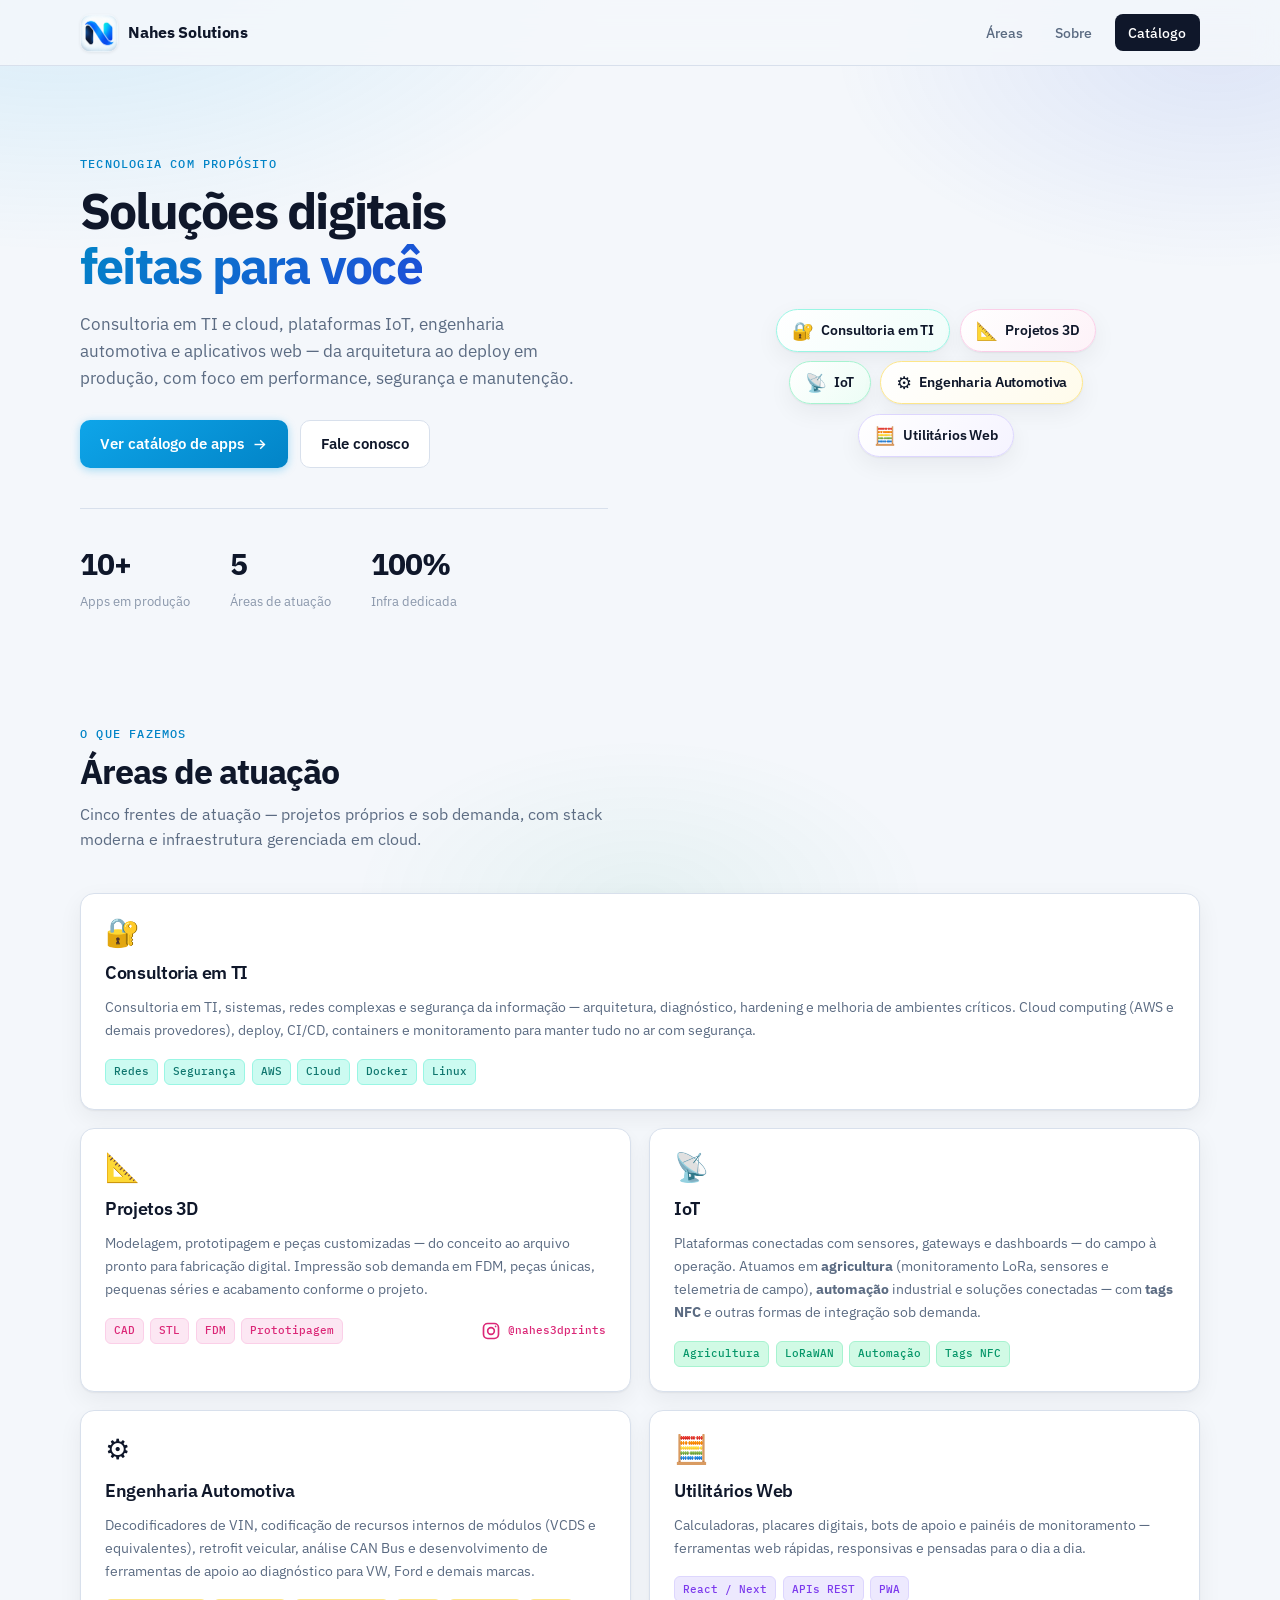
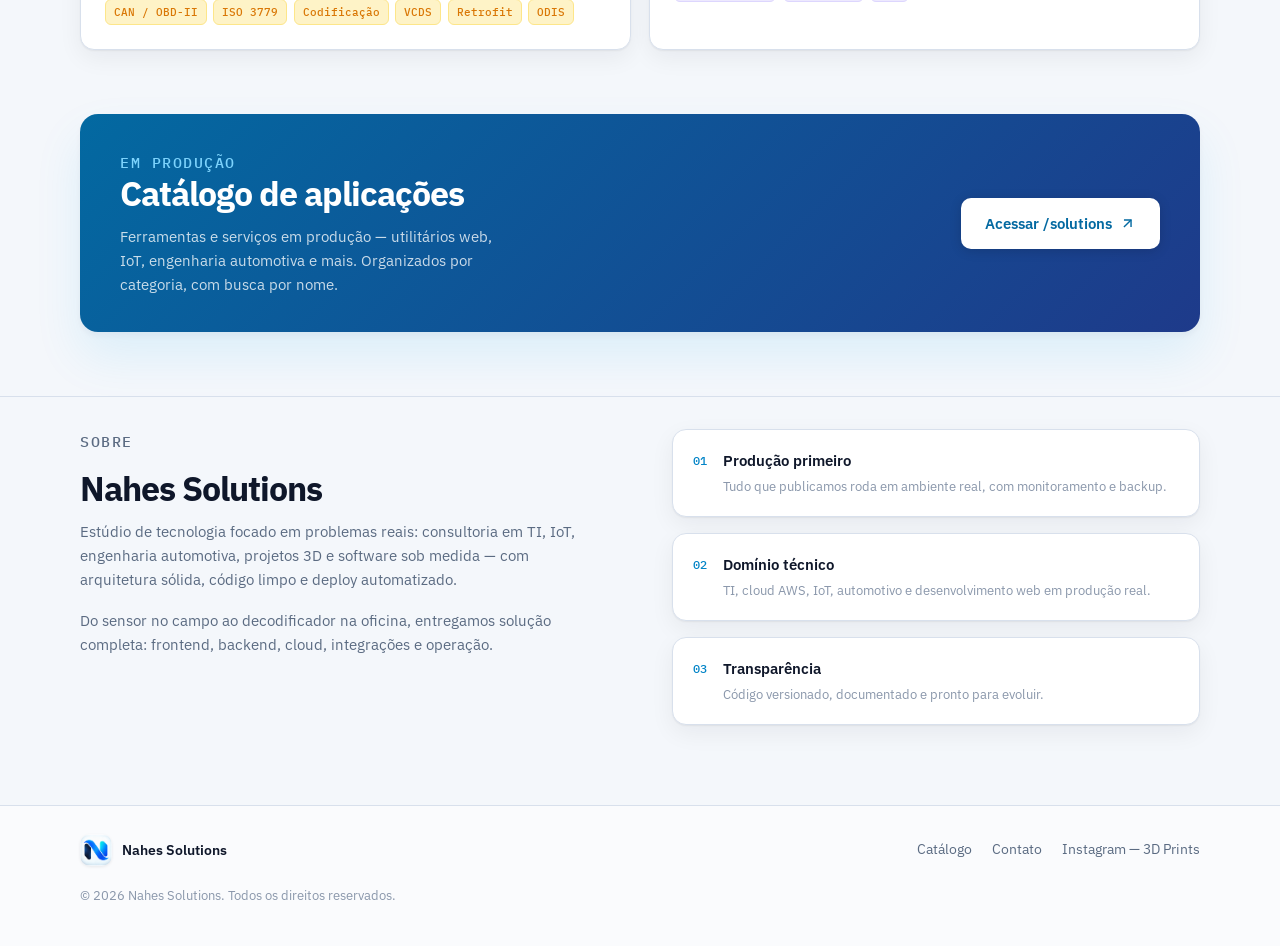
<file: index.html>
<!DOCTYPE html>
<html lang="pt-BR">
<head>
  <meta charset="UTF-8">
  <meta name="viewport" content="width=device-width, initial-scale=1.0">
  <title>Nahes Solutions — TI, IoT, Projetos 3D e Engenharia Automotiva</title>
  <meta name="description" content="Consultoria em TI, IoT, Projetos 3D e Engenharia automotiva. Desenvolvimento e operação em produção — do conceito ao deploy.">
  <meta name="keywords" content="Nahes Solutions, consultoria TI, cloud AWS, IoT, LoRaWAN, tags NFC, projetos 3D, impressão FDM, engenharia automotiva, decodificador VIN, VCDS, CAN bus, retrofit, ODIS, segurança da informação, automação industrial, desenvolvimento web">
  <meta name="author" content="Nahes Solutions">
  <meta name="robots" content="index, follow, max-image-preview:large, max-snippet:-1, max-video-preview:-1">
  <meta name="googlebot" content="index, follow">
  <meta name="theme-color" content="#0284c7">
  <link rel="canonical" href="https://www.nahes.com.br/">
  <link rel="alternate" hreflang="pt-BR" href="https://www.nahes.com.br/">

  <meta property="og:type" content="website">
  <meta property="og:site_name" content="Nahes Solutions">
  <meta property="og:title" content="Nahes Solutions — TI, IoT, Projetos 3D e Engenharia Automotiva">
  <meta property="og:description" content="Consultoria em TI, IoT, Projetos 3D e Engenharia automotiva. Desenvolvimento e operação em produção — do conceito ao deploy.">
  <meta property="og:url" content="https://www.nahes.com.br/">
  <meta property="og:locale" content="pt_BR">
  <meta property="og:image" content="https://www.nahes.com.br/assets/og-image.png">
  <meta property="og:image:width" content="1200">
  <meta property="og:image:height" content="630">
  <meta property="og:image:type" content="image/png">
  <meta property="og:image:alt" content="Nahes Solutions — TI, IoT, Projetos 3D e Engenharia Automotiva">

  <meta name="twitter:card" content="summary_large_image">
  <meta name="twitter:title" content="Nahes Solutions — TI, IoT, Projetos 3D e Engenharia Automotiva">
  <meta name="twitter:description" content="Consultoria em TI, IoT, Projetos 3D e Engenharia automotiva. Desenvolvimento e operação em produção — do conceito ao deploy.">
  <meta name="twitter:image" content="https://www.nahes.com.br/assets/og-image.png">

  <link rel="icon" href="assets/favicon.ico" sizes="any">
  <link rel="icon" href="assets/favicon.png" type="image/png">
  <link rel="apple-touch-icon" href="assets/favicon.png">
  <link rel="preconnect" href="https://fonts.googleapis.com">
  <link rel="preconnect" href="https://fonts.gstatic.com" crossorigin>
  <link href="https://fonts.googleapis.com/css2?family=IBM+Plex+Sans:wght@400;500;600;700&family=IBM+Plex+Mono:wght@400;500&display=swap" rel="stylesheet">
  <link rel="stylesheet" href="css/main.css?v=2">
  <script type="application/ld+json">
  {
    "@context": "https://schema.org",
    "@graph": [
      {
        "@type": "Organization",
        "@id": "https://www.nahes.com.br/#organization",
        "name": "Nahes Solutions",
        "url": "https://www.nahes.com.br/",
        "logo": "https://www.nahes.com.br/assets/favicon.png",
        "email": "contato@nahes.com.br",
        "description": "Consultoria em TI e cloud AWS, IoT, projetos 3D e engenharia automotiva. Desenvolvimento de aplicativos web sob medida.",
        "areaServed": {
          "@type": "Country",
          "name": "Brasil"
        },
        "knowsAbout": [
          "Consultoria em TI",
          "Cloud computing",
          "Amazon Web Services",
          "Segurança da informação",
          "IoT",
          "LoRaWAN",
          "Automação industrial",
          "Tags NFC",
          "Engenharia automotiva",
          "Decodificação VIN",
          "VCDS",
          "CAN Bus",
          "Retrofit veicular",
          "Impressão 3D",
          "Desenvolvimento web"
        ]
      },
      {
        "@type": "Brand",
        "@id": "https://www.nahes.com.br/#nahes3dprints",
        "name": "Nahes 3D Prints",
        "url": "https://www.instagram.com/nahes3dprints/",
        "sameAs": ["https://www.instagram.com/nahes3dprints/"]
      },
      {
        "@type": "WebSite",
        "@id": "https://www.nahes.com.br/#website",
        "url": "https://www.nahes.com.br/",
        "name": "Nahes Solutions",
        "publisher": { "@id": "https://www.nahes.com.br/#organization" },
        "inLanguage": "pt-BR"
      },
      {
        "@type": "ProfessionalService",
        "@id": "https://www.nahes.com.br/#service",
        "name": "Nahes Solutions",
        "url": "https://www.nahes.com.br/",
        "image": "https://www.nahes.com.br/assets/favicon.png",
        "email": "contato@nahes.com.br",
        "areaServed": {
          "@type": "Country",
          "name": "Brasil"
        },
        "priceRange": "$$",
        "description": "Consultoria em TI, redes, segurança e cloud AWS. IoT para agricultura, automação e NFC. Projetos 3D e impressão FDM. Engenharia automotiva com VIN, VCDS e CAN. Utilitários web.",
        "hasOfferCatalog": {
          "@type": "OfferCatalog",
          "name": "Áreas de atuação",
          "itemListElement": [
            {
              "@type": "Offer",
              "itemOffered": {
                "@type": "Service",
                "name": "Consultoria em TI",
                "description": "Redes, segurança da informação, cloud AWS, CI/CD, containers e monitoramento"
              }
            },
            {
              "@type": "Offer",
              "itemOffered": {
                "@type": "Service",
                "name": "Projetos 3D",
                "description": "Modelagem CAD, prototipagem e impressão sob demanda em FDM",
                "brand": { "@id": "https://www.nahes.com.br/#nahes3dprints" }
              }
            },
            {
              "@type": "Offer",
              "itemOffered": {
                "@type": "Service",
                "name": "IoT",
                "description": "Sensores, LoRaWAN, automação industrial, tags NFC e dashboards"
              }
            },
            {
              "@type": "Offer",
              "itemOffered": {
                "@type": "Service",
                "name": "Engenharia automotiva",
                "description": "VIN, codificação VCDS, CAN Bus, retrofit e ferramentas de diagnóstico"
              }
            },
            {
              "@type": "Offer",
              "itemOffered": {
                "@type": "Service",
                "name": "Utilitários web",
                "description": "Calculadoras, placares digitais, bots e painéis de monitoramento"
              }
            }
          ]
        }
      }
    ]
  }
  </script>
</head>
<body>
  <div class="bg-mesh" aria-hidden="true"></div>

  <header class="header">
    <div class="wrap header-inner">
      <a class="logo" href="/" aria-label="Nahes Solutions — início">
        <span class="logo-mark" aria-hidden="true">
          <img src="assets/favicon.png" alt="" width="38" height="38" decoding="async">
        </span>
        <span class="logo-text">Nahes Solutions</span>
      </a>
      <nav class="nav" aria-label="Principal">
        <a href="#areas">Áreas</a>
        <a href="#sobre">Sobre</a>
        <a class="nav-cta" href="/solutions/">Catálogo</a>
      </nav>
    </div>
  </header>

  <main>
    <section class="hero">
      <div class="wrap hero-grid">
        <div class="hero-content">
          <p class="kicker">Tecnologia com propósito</p>
          <h1>
            Soluções digitais<br>
            <span class="gradient-text">feitas para você</span>
          </h1>
          <p class="lead">
            Consultoria em TI e cloud, plataformas IoT, engenharia automotiva e aplicativos web —
            da arquitetura ao deploy em produção, com foco em performance, segurança e manutenção.
          </p>
          <div class="hero-actions">
            <a class="btn btn-primary" href="/solutions/">
              Ver catálogo de apps
              <svg viewBox="0 0 24 24" fill="none" stroke="currentColor" stroke-width="2" aria-hidden="true">
                <path d="M5 12h14"></path>
                <path d="M13 6l6 6-6 6"></path>
              </svg>
            </a>
            <a class="btn btn-ghost" href="mailto:contato@nahes.com.br">Fale conosco</a>
          </div>
          <dl class="stats" aria-label="Números">
            <div>
              <dt>10+</dt>
              <dd>Apps em produção</dd>
            </div>
            <div>
              <dt>5</dt>
              <dd>Áreas de atuação</dd>
            </div>
            <div>
              <dt>100%</dt>
              <dd>Infra dedicada</dd>
            </div>
          </dl>
        </div>

        <div class="hero-visual" aria-hidden="true">
          <ul class="hero-tags">
            <li class="hero-tag hero-tag--consult"><span aria-hidden="true">🔐</span> Consultoria em TI</li>
            <li class="hero-tag hero-tag--3d"><span aria-hidden="true">📐</span> Projetos 3D</li>
            <li class="hero-tag hero-tag--iot"><span aria-hidden="true">📡</span> IoT</li>
            <li class="hero-tag hero-tag--eng"><span aria-hidden="true">⚙️</span> Engenharia Automotiva</li>
            <li class="hero-tag hero-tag--util"><span aria-hidden="true">🧮</span> Utilitários Web</li>
          </ul>
        </div>
      </div>
    </section>

    <section class="areas" id="areas">
      <div class="wrap">
        <header class="section-head">
          <p class="kicker">O que fazemos</p>
          <h2>Áreas de atuação</h2>
          <p class="section-lead">
            Cinco frentes de atuação — projetos próprios e sob demanda, com stack moderna
            e infraestrutura gerenciada em cloud.
          </p>
        </header>

        <div class="areas-grid">
          <article class="area-card area-card--consult area-card--featured">
            <div class="area-icon" aria-hidden="true">🔐</div>
            <h3>Consultoria em TI</h3>
            <p>
              Consultoria em TI, sistemas, redes complexas e segurança da informação —
              arquitetura, diagnóstico, hardening e melhoria de ambientes críticos.
              Cloud computing (AWS e demais provedores), deploy, CI/CD, containers e
              monitoramento para manter tudo no ar com segurança.
            </p>
            <ul class="area-tags">
              <li>Redes</li>
              <li>Segurança</li>
              <li>AWS</li>
              <li>Cloud</li>
              <li>Docker</li>
              <li>Linux</li>
            </ul>
          </article>

          <article class="area-card area-card--3d">
            <div class="area-icon" aria-hidden="true">📐</div>
            <h3>Projetos 3D</h3>
            <p>
              Modelagem, prototipagem e peças customizadas — do conceito ao arquivo pronto
              para fabricação digital. Impressão sob demanda em FDM, peças únicas,
              pequenas séries e acabamento conforme o projeto.
            </p>
            <div class="area-tags-row">
              <ul class="area-tags">
                <li>CAD</li>
                <li>STL</li>
                <li>FDM</li>
                <li>Prototipagem</li>
              </ul>
              <a class="area-instagram" href="https://www.instagram.com/nahes3dprints/" target="_blank" rel="noopener noreferrer">
                <svg width="20" height="20" viewBox="0 0 24 24" fill="none" stroke="currentColor" stroke-width="2" aria-hidden="true">
                  <rect x="3" y="3" width="18" height="18" rx="5" ry="5"></rect>
                  <circle cx="12" cy="12" r="4"></circle>
                  <circle cx="17.5" cy="6.5" r="1" fill="currentColor" stroke="none"></circle>
                </svg>
                @nahes3dprints
              </a>
            </div>
          </article>

          <article class="area-card area-card--iot">
            <div class="area-icon" aria-hidden="true">📡</div>
            <h3>IoT</h3>
            <p>
              Plataformas conectadas com sensores, gateways e dashboards — do campo à operação.
              Atuamos em <strong>agricultura</strong> (monitoramento LoRa, sensores e telemetria de campo),
              <strong>automação</strong> industrial e soluções conectadas — com <strong>tags NFC</strong>
              e outras formas de integração sob demanda.
            </p>
            <ul class="area-tags">
              <li>Agricultura</li>
              <li>LoRaWAN</li>
              <li>Automação</li>
              <li>Tags NFC</li>
            </ul>
          </article>

          <article class="area-card area-card--eng">
            <div class="area-icon" aria-hidden="true">⚙️</div>
            <h3>Engenharia Automotiva</h3>
            <p>
              Decodificadores de VIN, codificação de recursos internos de módulos (VCDS e
              equivalentes), retrofit veicular, análise CAN Bus e desenvolvimento de
              ferramentas de apoio ao diagnóstico para VW, Ford e demais marcas.
            </p>
            <ul class="area-tags">
              <li>CAN / OBD-II</li>
              <li>ISO 3779</li>
              <li>Codificação</li>
              <li>VCDS</li>
              <li>Retrofit</li>
              <li>ODIS</li>
            </ul>
          </article>

          <article class="area-card area-card--util">
            <div class="area-icon" aria-hidden="true">🧮</div>
            <h3>Utilitários Web</h3>
            <p>
              Calculadoras, placares digitais, bots de apoio e painéis de monitoramento —
              ferramentas web rápidas, responsivas e pensadas para o dia a dia.
            </p>
            <ul class="area-tags">
              <li>React / Next</li>
              <li>APIs REST</li>
              <li>PWA</li>
            </ul>
          </article>
        </div>
      </div>
    </section>

    <section class="catalog-cta">
      <div class="wrap catalog-cta-inner">
        <div>
          <p class="kicker">Em produção</p>
          <h2>Catálogo de aplicações</h2>
          <p>
            Ferramentas e serviços em produção — utilitários web, IoT, engenharia automotiva
            e mais. Organizados por categoria, com busca por nome.
          </p>
        </div>
        <a class="btn btn-primary btn-lg" href="/solutions/">
          Acessar /solutions
          <svg viewBox="0 0 24 24" fill="none" stroke="currentColor" stroke-width="2" aria-hidden="true">
            <path d="M7 17L17 7"></path>
            <path d="M7 7h10v10"></path>
          </svg>
        </a>
      </div>
    </section>

    <section class="about" id="sobre">
      <div class="wrap about-grid">
        <div class="about-content">
          <p class="kicker">Sobre</p>
          <h2>Nahes Solutions</h2>
          <p>
            Estúdio de tecnologia focado em problemas reais: consultoria em TI, IoT,
            engenharia automotiva, projetos 3D e software sob medida — com arquitetura
            sólida, código limpo e deploy automatizado.
          </p>
          <p>
            Do sensor no campo ao decodificador na oficina, entregamos solução completa:
            frontend, backend, cloud, integrações e operação.
          </p>
        </div>
        <aside class="about-aside">
          <div class="principle">
            <span class="principle-num">01</span>
            <div>
              <h3>Produção primeiro</h3>
              <p>Tudo que publicamos roda em ambiente real, com monitoramento e backup.</p>
            </div>
          </div>
          <div class="principle">
            <span class="principle-num">02</span>
            <div>
              <h3>Domínio técnico</h3>
              <p>TI, cloud AWS, IoT, automotivo e desenvolvimento web em produção real.</p>
            </div>
          </div>
          <div class="principle">
            <span class="principle-num">03</span>
            <div>
              <h3>Transparência</h3>
              <p>Código versionado, documentado e pronto para evoluir.</p>
            </div>
          </div>
        </aside>
      </div>
    </section>
  </main>

  <footer class="footer">
    <div class="wrap footer-inner">
      <div class="footer-brand">
        <span class="logo-mark logo-mark--sm" aria-hidden="true">
          <img src="assets/favicon.png" alt="" width="32" height="32" decoding="async">
        </span>
        <p>Nahes Solutions</p>
      </div>
      <nav class="footer-nav" aria-label="Rodapé">
        <a href="/solutions/">Catálogo</a>
        <a href="mailto:contato@nahes.com.br">Contato</a>
        <a href="https://www.instagram.com/nahes3dprints/" target="_blank" rel="noopener noreferrer">Instagram — 3D Prints</a>
      </nav>
      <p class="footer-copy">&copy; <span id="year"></span> Nahes Solutions. Todos os direitos reservados.</p>
    </div>
  </footer>

  <script>
    document.getElementById("year").textContent = new Date().getFullYear();
  </script>
</body>
</html>
</file>
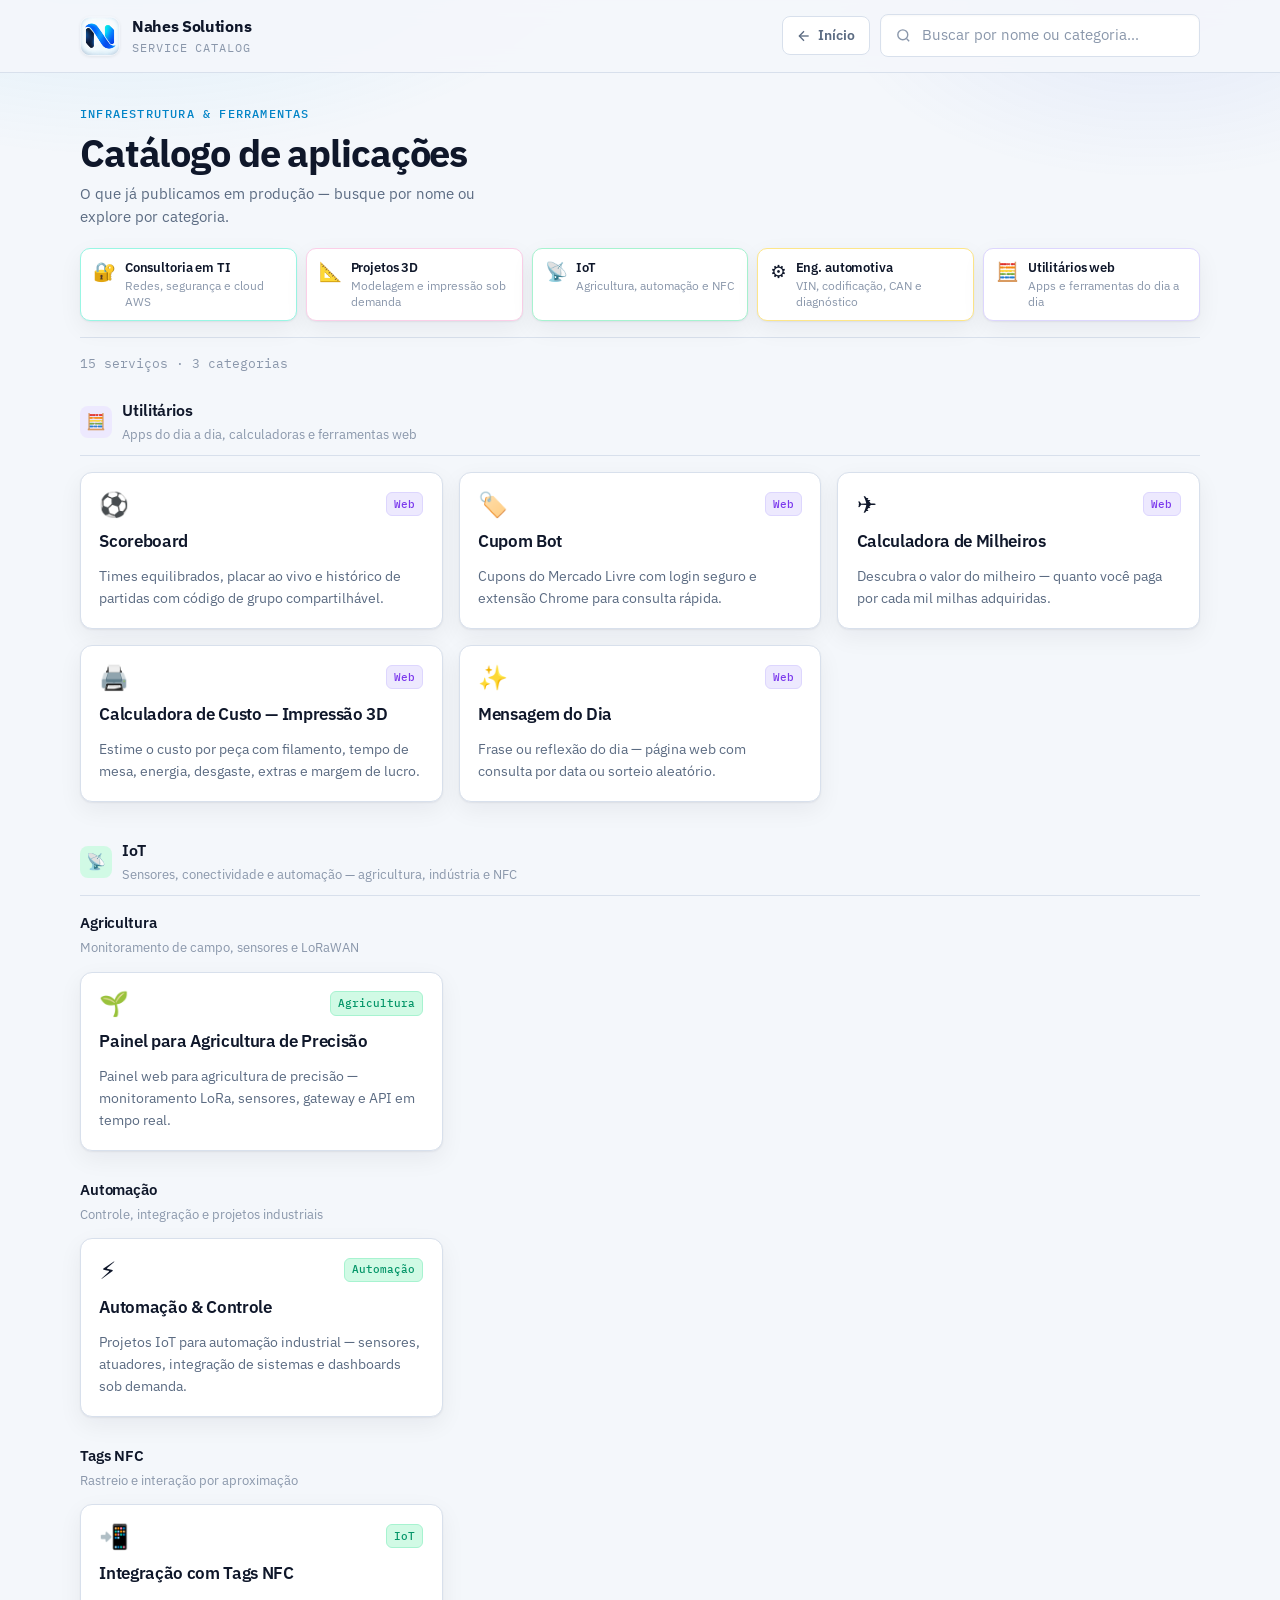
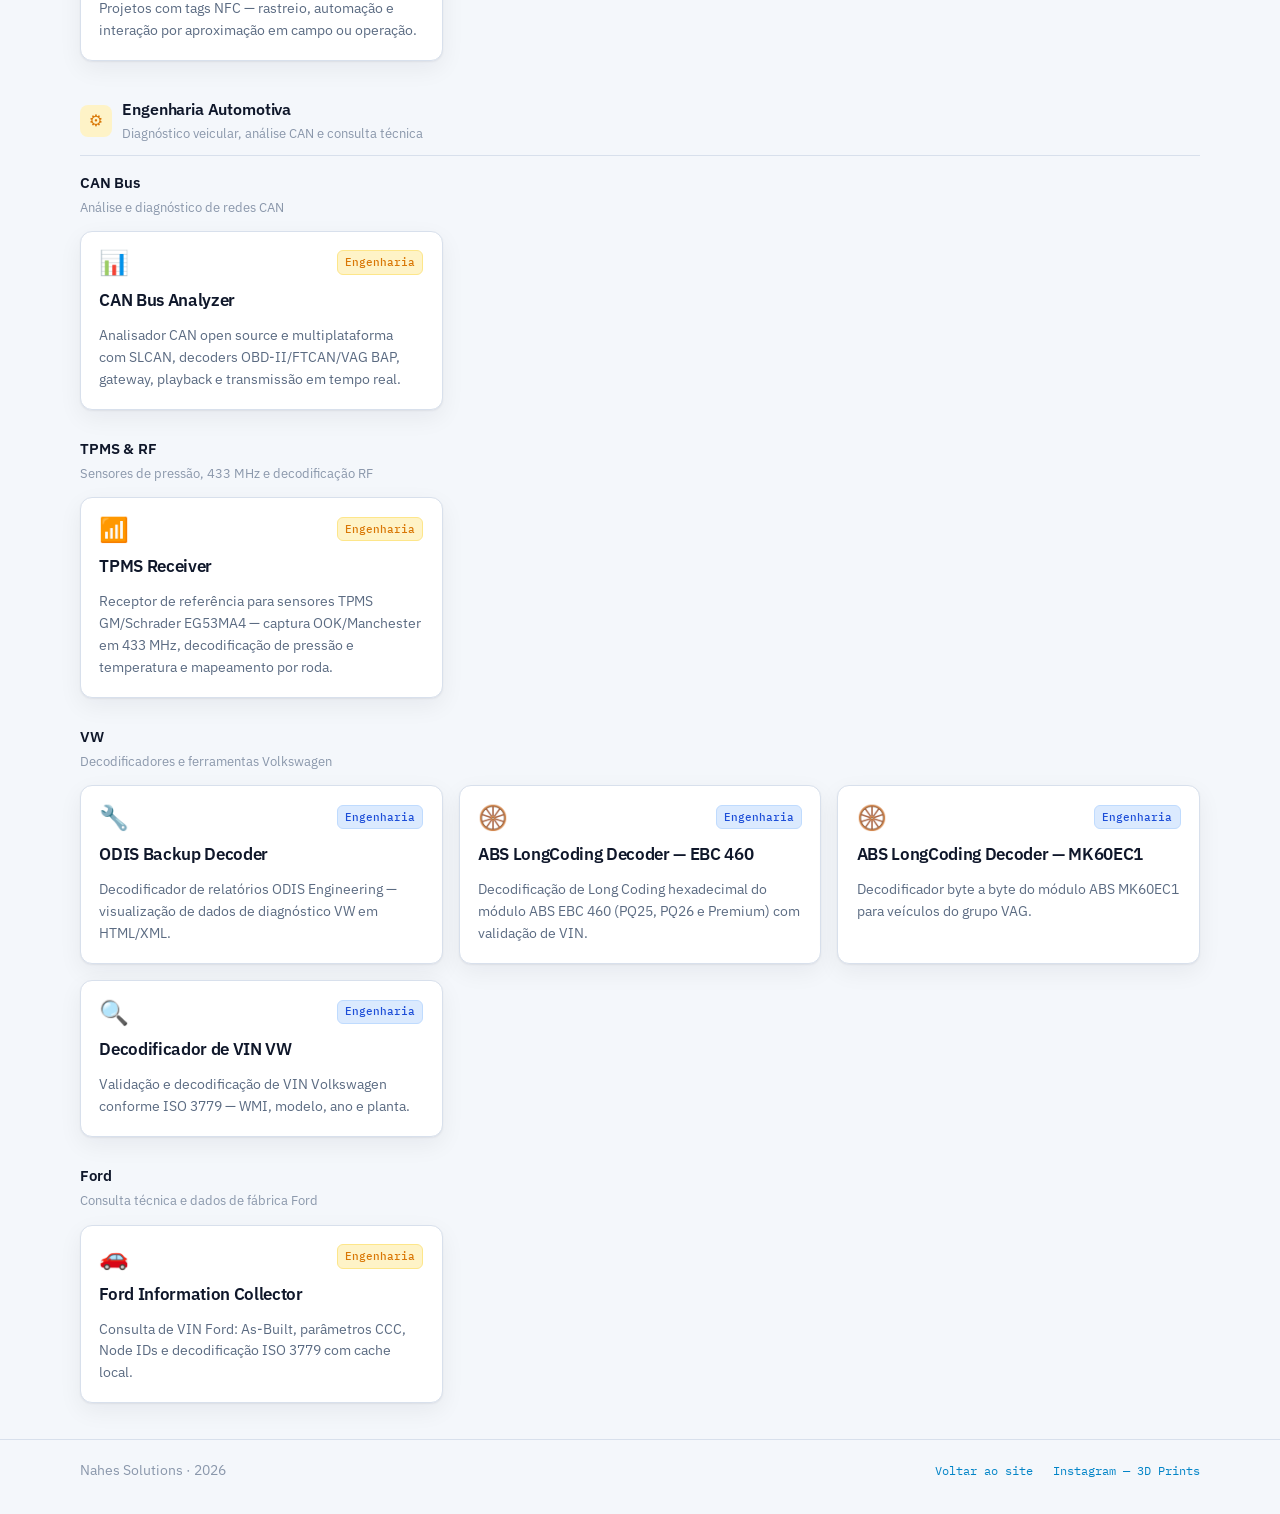
<file: solutions/index.html>
<!DOCTYPE html>
<html lang="pt-BR">
<head>
  <meta charset="UTF-8">
  <meta name="viewport" content="width=device-width, initial-scale=1.0">
  <title>Catálogo de Apps e Ferramentas — Nahes Solutions</title>
  <meta name="description" content="Catálogo de aplicações web, IoT, automação, NFC e ferramentas de engenharia automotiva — VIN, CAN Bus e TPMS 433 MHz — da Nahes Solutions em produção.">
  <meta name="keywords" content="Nahes Solutions, consultoria TI, cloud AWS, IoT, LoRaWAN, tags NFC, projetos 3D, impressão FDM, engenharia automotiva, decodificador VIN, VCDS, CAN bus, retrofit, ODIS, TPMS, sensores de pressão, 433 MHz, CC1101, ESP32, Schrader EG53MA4, segurança da informação, automação industrial, desenvolvimento web">
  <meta name="author" content="Nahes Solutions">
  <meta name="robots" content="index, follow, max-image-preview:large, max-snippet:-1, max-video-preview:-1">
  <meta name="googlebot" content="index, follow">
  <meta name="theme-color" content="#0284c7">
  <link rel="canonical" href="https://www.nahes.com.br/solutions/">
  <link rel="alternate" hreflang="pt-BR" href="https://www.nahes.com.br/solutions/">

  <meta property="og:type" content="website">
  <meta property="og:site_name" content="Nahes Solutions">
  <meta property="og:title" content="Catálogo de Apps e Ferramentas — Nahes Solutions">
  <meta property="og:description" content="Catálogo de aplicações web, IoT, automação, NFC e ferramentas de engenharia automotiva — VIN, CAN Bus e TPMS 433 MHz — da Nahes Solutions em produção.">
  <meta property="og:url" content="https://www.nahes.com.br/solutions/">
  <meta property="og:locale" content="pt_BR">
  <meta property="og:image" content="https://www.nahes.com.br/assets/og-image.png">
  <meta property="og:image:width" content="1200">
  <meta property="og:image:height" content="630">
  <meta property="og:image:type" content="image/png">
  <meta property="og:image:alt" content="Nahes Solutions — TI, IoT, Projetos 3D e Engenharia Automotiva">

  <meta name="twitter:card" content="summary_large_image">
  <meta name="twitter:title" content="Catálogo de Apps e Ferramentas — Nahes Solutions">
  <meta name="twitter:description" content="Catálogo de aplicações web, IoT, automação, NFC e ferramentas de engenharia automotiva — VIN, CAN Bus e TPMS 433 MHz — da Nahes Solutions em produção.">
  <meta name="twitter:image" content="https://www.nahes.com.br/assets/og-image.png">

  <link rel="icon" href="../assets/favicon.ico" sizes="any">
  <link rel="icon" href="../assets/favicon.png" type="image/png">
  <link rel="apple-touch-icon" href="../assets/favicon.png">
  <link rel="preconnect" href="https://fonts.googleapis.com">
  <link rel="preconnect" href="https://fonts.gstatic.com" crossorigin>
  <link href="https://fonts.googleapis.com/css2?family=IBM+Plex+Sans:wght@400;500;600;700&family=IBM+Plex+Mono:wght@400;500&display=swap" rel="stylesheet">
  <link rel="stylesheet" href="css/style.css">
  <script type="application/ld+json">
  {
    "@context": "https://schema.org",
    "@graph": [
      {
        "@type": "WebPage",
        "@id": "https://www.nahes.com.br/solutions/#webpage",
        "url": "https://www.nahes.com.br/solutions/",
        "name": "Catálogo de Apps e Ferramentas — Nahes Solutions",
        "description": "Catálogo de aplicações web, IoT, automação, NFC e ferramentas de engenharia automotiva da Nahes Solutions.",
        "isPartOf": { "@id": "https://www.nahes.com.br/#website" },
        "inLanguage": "pt-BR"
      },
      {
        "@type": "BreadcrumbList",
        "itemListElement": [
          {
            "@type": "ListItem",
            "position": 1,
            "name": "Início",
            "item": "https://www.nahes.com.br/"
          },
          {
            "@type": "ListItem",
            "position": 2,
            "name": "Catálogo",
            "item": "https://www.nahes.com.br/solutions/"
          }
        ]
      },
      {
        "@type": "CollectionPage",
        "name": "Catálogo de serviços Nahes Solutions",
        "description": "Utilitários web, IoT (agricultura, automação e NFC), decodificadores VIN, CAN Bus, receptores TPMS 433 MHz, ODIS e ferramentas VW e Ford.",
        "url": "https://www.nahes.com.br/solutions/",
        "provider": { "@id": "https://www.nahes.com.br/#organization" }
      }
    ]
  }
  </script>
</head>
<body>
  <div class="bg-accent" aria-hidden="true"></div>

  <header class="site-header">
    <div class="container header-inner">
      <a class="brand" href="/">
        <span class="brand-mark" aria-hidden="true">
          <img src="../assets/favicon.png" alt="" width="40" height="40" decoding="async">
        </span>
        <div>
          <p class="brand-name">Nahes Solutions</p>
          <p class="brand-tagline">Service catalog</p>
        </div>
      </a>
      <div class="header-actions">
        <a class="header-back" href="/">
          <svg viewBox="0 0 24 24" fill="none" stroke="currentColor" stroke-width="2" aria-hidden="true">
            <path d="M19 12H5"></path>
            <path d="M12 19l-7-7 7-7"></path>
          </svg>
          Início
        </a>
        <label class="search-wrap" for="search">
        <svg class="search-icon" viewBox="0 0 24 24" fill="none" stroke="currentColor" stroke-width="2" aria-hidden="true">
          <circle cx="11" cy="11" r="7"></circle>
          <path d="M20 20l-3.5-3.5"></path>
        </svg>
        <input id="search" type="search" placeholder="Buscar por nome ou categoria…" autocomplete="off" spellcheck="false">
      </label>
      </div>
    </div>
  </header>

  <main class="container">
    <section class="hero">
      <div class="hero-head">
        <p class="hero-kicker">Infraestrutura &amp; ferramentas</p>
        <h1>Catálogo de aplicações</h1>
        <p class="hero-lead">
          O que já publicamos em produção — busque por nome ou explore por categoria.
        </p>
      </div>
      <ul class="hero-areas" aria-label="Áreas de atuação">
        <li class="hero-area hero-area--consult">
          <span class="hero-area-icon" aria-hidden="true">🔐</span>
          <div class="hero-area-text">
            <span class="hero-area-name">Consultoria em TI</span>
            <span class="hero-area-desc">Redes, segurança e cloud AWS</span>
          </div>
        </li>
        <li class="hero-area hero-area--3d">
          <span class="hero-area-icon" aria-hidden="true">📐</span>
          <div class="hero-area-text">
            <span class="hero-area-name">Projetos 3D</span>
            <span class="hero-area-desc">Modelagem e impressão sob demanda</span>
          </div>
        </li>
        <li class="hero-area hero-area--iot">
          <span class="hero-area-icon" aria-hidden="true">📡</span>
          <div class="hero-area-text">
            <span class="hero-area-name">IoT</span>
            <span class="hero-area-desc">Agricultura, automação e NFC</span>
          </div>
        </li>
        <li class="hero-area hero-area--eng">
          <span class="hero-area-icon" aria-hidden="true">⚙️</span>
          <div class="hero-area-text">
            <span class="hero-area-name">Eng. automotiva</span>
            <span class="hero-area-desc">VIN, codificação, CAN e diagnóstico</span>
          </div>
        </li>
        <li class="hero-area hero-area--util">
          <span class="hero-area-icon" aria-hidden="true">🧮</span>
          <div class="hero-area-text">
            <span class="hero-area-name">Utilitários web</span>
            <span class="hero-area-desc">Apps e ferramentas do dia a dia</span>
          </div>
        </li>
      </ul>
      <p class="hero-meta" id="service-count" aria-live="polite"></p>
    </section>

    <div id="catalog" aria-label="Catálogo de serviços"></div>
  </main>

  <footer class="site-footer">
    <div class="container footer-inner">
      <p>Nahes Solutions · <span id="year"></span></p>
      <nav class="footer-links" aria-label="Rodapé">
        <a class="footer-link" href="/">Voltar ao site</a>
        <a class="footer-link" href="https://www.instagram.com/nahes3dprints/" target="_blank" rel="noopener noreferrer">Instagram — 3D Prints</a>
      </nav>
    </div>
  </footer>

  <script src="js/app.js" defer></script>
</body>
</html>
</file>
<file: css/main.css>
:root {
  --bg: #f4f7fb;
  --bg-card: #ffffff;
  --bg-subtle: #eef2f8;
  --border: #d8e0ec;
  --border-strong: #b8c5d9;
  --text: #0f172a;
  --text-muted: #5b6b82;
  --text-soft: #8a97ab;
  --accent: #0ea5e9;
  --accent-dark: #0284c7;
  --accent-deep: #0369a1;
  --accent-bg: #e0f2fe;
  --agro: #059669;
  --agro-bg: #d1fae5;
  --eng: #d97706;
  --eng-bg: #fef3c7;
  --util: #7c3aed;
  --util-bg: #ede9fe;
  --infra: #1d4ed8;
  --infra-bg: #dbeafe;
  --shadow: 0 1px 2px rgba(15, 23, 42, 0.06), 0 8px 24px rgba(15, 23, 42, 0.06);
  --shadow-lg: 0 4px 6px rgba(15, 23, 42, 0.04), 0 24px 48px rgba(14, 165, 233, 0.1);
  --radius: 14px;
  --font: "IBM Plex Sans", system-ui, sans-serif;
  --mono: "IBM Plex Mono", ui-monospace, monospace;
}

*,
*::before,
*::after {
  box-sizing: border-box;
}

html {
  scroll-behavior: smooth;
  color-scheme: light;
}

body {
  margin: 0;
  min-height: 100vh;
  font-family: var(--font);
  background: var(--bg);
  color: var(--text);
  line-height: 1.6;
}

.bg-mesh {
  position: fixed;
  inset: 0;
  pointer-events: none;
  z-index: 0;
  background:
    radial-gradient(ellipse 80% 60% at 5% -5%, rgba(14, 165, 233, 0.14), transparent 55%),
    radial-gradient(ellipse 60% 50% at 95% 5%, rgba(29, 78, 216, 0.1), transparent 50%),
    radial-gradient(ellipse 50% 40% at 50% 100%, rgba(5, 150, 105, 0.06), transparent 45%);
}

.wrap {
  width: min(1120px, calc(100% - 2rem));
  margin-inline: auto;
}

/* ── Header ── */

.header {
  position: sticky;
  top: 0;
  z-index: 100;
  backdrop-filter: blur(12px);
  background: rgba(244, 247, 251, 0.88);
  border-bottom: 1px solid var(--border);
}

.header-inner {
  display: flex;
  align-items: center;
  justify-content: space-between;
  gap: 1rem;
  padding: 0.85rem 0;
}

.logo {
  display: flex;
  align-items: center;
  gap: 0.65rem;
  text-decoration: none;
  color: inherit;
  border-radius: 10px;
  transition: opacity 0.15s ease;
}

.logo:hover,
.logo:focus-visible {
  opacity: 0.85;
  outline: none;
}

.logo-mark {
  display: block;
  width: 38px;
  height: 38px;
  border-radius: 10px;
  overflow: hidden;
  flex-shrink: 0;
  box-shadow: 0 1px 3px rgba(15, 23, 42, 0.08);
}

.logo-mark img {
  display: block;
  width: 100%;
  height: 100%;
  object-fit: cover;
}

.logo-mark--sm {
  width: 32px;
  height: 32px;
}

.logo-text {
  font-weight: 700;
  font-size: 1rem;
  letter-spacing: -0.02em;
}

.nav {
  display: flex;
  align-items: center;
  gap: 0.25rem;
}

.nav a {
  padding: 0.45rem 0.85rem;
  font-size: 0.9rem;
  font-weight: 500;
  color: var(--text-muted);
  text-decoration: none;
  border-radius: 8px;
  transition: color 0.15s ease, background 0.15s ease;
}

.nav a:hover,
.nav a:focus-visible {
  color: var(--text);
  background: var(--bg-subtle);
  outline: none;
}

.nav-cta {
  margin-left: 0.35rem;
  background: var(--text) !important;
  color: #fff !important;
}

.nav-cta:hover,
.nav-cta:focus-visible {
  background: var(--accent-deep) !important;
  color: #fff !important;
}

/* ── Typography helpers ── */

.kicker {
  margin: 0 0 0.6rem;
  font-family: var(--mono);
  font-size: 0.75rem;
  font-weight: 500;
  text-transform: uppercase;
  letter-spacing: 0.1em;
  color: var(--accent-dark);
}

.gradient-text {
  background: linear-gradient(135deg, var(--accent-dark) 0%, var(--infra) 100%);
  -webkit-background-clip: text;
  background-clip: text;
  -webkit-text-fill-color: transparent;
}

/* ── Buttons ── */

.btn {
  display: inline-flex;
  align-items: center;
  gap: 0.45rem;
  padding: 0.7rem 1.25rem;
  font-family: inherit;
  font-size: 0.92rem;
  font-weight: 600;
  text-decoration: none;
  border-radius: 10px;
  border: none;
  cursor: pointer;
  transition: transform 0.15s ease, box-shadow 0.15s ease, background 0.15s ease;
}

.btn svg {
  width: 17px;
  height: 17px;
  flex-shrink: 0;
}

.btn-primary {
  background: linear-gradient(145deg, var(--accent), var(--accent-dark));
  color: #fff;
  box-shadow: 0 2px 8px rgba(14, 165, 233, 0.35);
}

.btn-primary:hover,
.btn-primary:focus-visible {
  transform: translateY(-1px);
  box-shadow: 0 4px 16px rgba(14, 165, 233, 0.4);
  outline: none;
}

.btn-ghost {
  background: var(--bg-card);
  color: var(--text);
  border: 1px solid var(--border);
}

.btn-ghost:hover,
.btn-ghost:focus-visible {
  border-color: var(--border-strong);
  background: var(--bg-subtle);
  outline: none;
}

.btn-lg {
  padding: 0.85rem 1.5rem;
  font-size: 0.95rem;
}

/* ── Hero ── */

.hero {
  position: relative;
  z-index: 1;
  padding: clamp(3rem, 8vw, 5.5rem) 0 clamp(2.5rem, 6vw, 4rem);
}

.hero-grid {
  display: grid;
  grid-template-columns: 1fr 1fr;
  gap: clamp(2rem, 5vw, 4rem);
  align-items: center;
}

.hero-content h1 {
  margin: 0 0 1.1rem;
  font-size: clamp(2.1rem, 5vw, 3.15rem);
  font-weight: 700;
  letter-spacing: -0.035em;
  line-height: 1.1;
}

.lead {
  margin: 0;
  max-width: 50ch;
  font-size: 1.05rem;
  color: var(--text-muted);
}

.hero-actions {
  display: flex;
  flex-wrap: wrap;
  gap: 0.75rem;
  margin-top: 1.75rem;
}

.stats {
  display: flex;
  gap: clamp(1.5rem, 4vw, 2.5rem);
  margin: 2.5rem 0 0;
  padding-top: 2rem;
  border-top: 1px solid var(--border);
}

.stats div {
  min-width: 0;
}

.stats dt {
  margin: 0;
  font-size: clamp(1.5rem, 3vw, 1.85rem);
  font-weight: 700;
  letter-spacing: -0.03em;
  color: var(--text);
}

.stats dd {
  margin: 0.15rem 0 0;
  font-size: 0.82rem;
  color: var(--text-soft);
}

/* ── Hero visual ── */

.hero-visual {
  display: flex;
  align-items: center;
  justify-content: center;
  min-height: 300px;
  padding: 1rem;
}

.hero-tags {
  display: flex;
  flex-wrap: wrap;
  justify-content: center;
  align-content: center;
  gap: 0.6rem;
  max-width: 22rem;
  margin: 0;
  padding: 0;
  list-style: none;
}

.hero-tag {
  display: inline-flex;
  align-items: center;
  gap: 0.45rem;
  padding: 0.6rem 0.95rem;
  font-size: 0.85rem;
  font-weight: 600;
  letter-spacing: -0.01em;
  color: var(--text);
  background: var(--bg-card);
  border: 1px solid var(--border);
  border-radius: 999px;
  box-shadow: var(--shadow);
  white-space: nowrap;
  animation: tag-in 0.45s ease backwards;
}

.hero-tag span {
  font-size: 1.1rem;
  line-height: 1;
}

.hero-tag:nth-child(1) { animation-delay: 0.04s; }
.hero-tag:nth-child(2) { animation-delay: 0.1s; }
.hero-tag:nth-child(3) { animation-delay: 0.16s; }
.hero-tag:nth-child(4) { animation-delay: 0.22s; }
.hero-tag:nth-child(5) { animation-delay: 0.28s; }

.hero-tag--consult { border-color: #99f6e4; background: linear-gradient(135deg, #fff 0%, #f0fdfa 100%); }
.hero-tag--3d { border-color: #fbcfe8; background: linear-gradient(135deg, #fff 0%, #fdf2f8 100%); }
.hero-tag--iot { border-color: #a7f3d0; background: linear-gradient(135deg, #fff 0%, #ecfdf5 100%); }
.hero-tag--eng { border-color: #fde68a; background: linear-gradient(135deg, #fff 0%, #fffbeb 100%); }
.hero-tag--util { border-color: #ddd6fe; background: linear-gradient(135deg, #fff 0%, #f5f3ff 100%); }

@keyframes tag-in {
  from {
    opacity: 0;
    transform: translateY(6px) scale(0.97);
  }
  to {
    opacity: 1;
    transform: translateY(0) scale(1);
  }
}

/* ── Sections ── */

.section-head {
  max-width: 58ch;
  margin-bottom: 2.5rem;
}

.section-head h2,
.about-content h2,
.catalog-cta-inner h2 {
  margin: 0 0 0.65rem;
  font-size: clamp(1.6rem, 3.5vw, 2.1rem);
  font-weight: 700;
  letter-spacing: -0.03em;
  line-height: 1.15;
}

.section-lead {
  margin: 0;
  color: var(--text-muted);
  font-size: 1rem;
}

.areas {
  position: relative;
  z-index: 1;
  padding: 3rem 0 4rem;
}

.areas-grid {
  display: grid;
  grid-template-columns: repeat(2, 1fr);
  gap: 1.15rem;
}

.area-card--featured {
  grid-column: 1 / -1;
}

.area-card {
  padding: 1.5rem;
  background: var(--bg-card);
  border: 1px solid var(--border);
  border-radius: var(--radius);
  box-shadow: var(--shadow);
  transition: transform 0.2s ease, box-shadow 0.2s ease, border-color 0.2s ease;
}

.area-card:hover {
  transform: translateY(-3px);
  box-shadow: var(--shadow-lg);
}

.area-card--util:hover { border-color: #c4b5fd; }
.area-card--iot:hover { border-color: #6ee7b7; }
.area-card--eng:hover { border-color: #fcd34d; }
.area-card--3d:hover { border-color: #f9a8d4; }
.area-card--consult:hover { border-color: #5eead4; }

.area-icon {
  font-size: 1.75rem;
  line-height: 1;
  margin-bottom: 0.85rem;
}

.area-card h3 {
  margin: 0 0 0.5rem;
  font-size: 1.1rem;
  font-weight: 600;
  letter-spacing: -0.02em;
}

.area-card p {
  margin: 0;
  font-size: 0.9rem;
  color: var(--text-muted);
}

.area-tags-row {
  display: grid;
  grid-template-columns: minmax(0, 1fr) auto;
  align-items: center;
  column-gap: 0.65rem;
  row-gap: 0.4rem;
  margin: 1.1rem 0 0;
  width: 100%;
}

.area-tags-row .area-tags {
  margin: 0;
  grid-column: 1;
  grid-row: 1;
}

.area-tags {
  display: flex;
  flex-wrap: wrap;
  gap: 0.4rem;
  margin: 1.1rem 0 0;
  padding: 0;
  list-style: none;
}

.area-tags li {
  font-family: var(--mono);
  font-size: 0.68rem;
  font-weight: 500;
  padding: 0.2rem 0.5rem;
  border-radius: 6px;
  background: var(--bg-subtle);
  color: var(--text-muted);
  border: 1px solid var(--border);
}

.area-card--util .area-tags li { background: var(--util-bg); color: var(--util); border-color: #ddd6fe; }
.area-card--iot .area-tags li { background: var(--agro-bg); color: var(--agro); border-color: #a7f3d0; }
.area-card--eng .area-tags li { background: var(--eng-bg); color: var(--eng); border-color: #fde68a; }
.area-card--3d .area-tags li { background: #fce7f3; color: #db2777; border-color: #fbcfe8; }
.area-card--consult .area-tags li { background: #ccfbf1; color: #0f766e; border-color: #99f6e4; }

.area-instagram {
  display: inline-flex;
  align-items: center;
  gap: 0.4rem;
  grid-column: 2;
  grid-row: 1;
  justify-self: end;
  width: max-content;
  max-width: 100%;
  font-family: var(--mono);
  font-size: 0.68rem;
  font-weight: 500;
  line-height: 1.4;
  color: #db2777;
  text-decoration: none;
  white-space: nowrap;
  transition: color 0.15s ease;
}

.area-instagram svg {
  display: block;
  width: 1.25rem;
  height: 1.25rem;
  flex-shrink: 0;
}

.area-instagram:hover,
.area-instagram:focus-visible {
  color: #be185d;
  outline: none;
}

@media (max-width: 380px) {
  .area-tags-row {
    grid-template-columns: 1fr;
  }

  .area-instagram {
    grid-column: 1;
    grid-row: 2;
    justify-self: end;
  }
}

/* ── Catalog CTA ── */

.catalog-cta {
  position: relative;
  z-index: 1;
  padding: 0 0 4rem;
}

.catalog-cta-inner {
  display: flex;
  align-items: center;
  justify-content: space-between;
  gap: 2rem;
  padding: 2.25rem 2.5rem;
  background: linear-gradient(135deg, var(--accent-deep) 0%, #1e3a8a 100%);
  border-radius: calc(var(--radius) + 4px);
  color: #fff;
  box-shadow: var(--shadow-lg);
}

.catalog-cta-inner .kicker {
  color: #7dd3fc;
}

.catalog-cta-inner h2 {
  color: #fff;
}

.catalog-cta-inner p {
  margin: 0;
  max-width: 42ch;
  color: rgba(255, 255, 255, 0.78);
  font-size: 0.95rem;
}

.catalog-cta-inner .btn-primary {
  background: #fff;
  color: var(--accent-deep);
  box-shadow: 0 2px 12px rgba(0, 0, 0, 0.15);
  flex-shrink: 0;
}

.catalog-cta-inner .btn-primary:hover,
.catalog-cta-inner .btn-primary:focus-visible {
  background: var(--accent-bg);
  box-shadow: 0 4px 20px rgba(0, 0, 0, 0.2);
}

/* ── About ── */

.about {
  position: relative;
  z-index: 1;
  padding: 2rem 0 5rem;
  border-top: 1px solid var(--border);
}

.about-grid {
  display: grid;
  grid-template-columns: 1fr 1fr;
  gap: clamp(2rem, 5vw, 4rem);
  align-items: start;
}

.about-content p {
  margin: 0 0 1rem;
  color: var(--text-muted);
  font-size: 0.95rem;
}

.about-content p:last-child {
  margin-bottom: 0;
}

.about-aside {
  display: flex;
  flex-direction: column;
  gap: 1rem;
}

.principle {
  display: flex;
  gap: 1rem;
  padding: 1.15rem 1.25rem;
  background: var(--bg-card);
  border: 1px solid var(--border);
  border-radius: var(--radius);
  box-shadow: var(--shadow);
}

.principle-num {
  font-family: var(--mono);
  font-size: 0.75rem;
  font-weight: 500;
  color: var(--accent-dark);
  flex-shrink: 0;
  padding-top: 0.15rem;
}

.principle h3 {
  margin: 0 0 0.25rem;
  font-size: 0.92rem;
  font-weight: 600;
}

.principle p {
  margin: 0;
  font-size: 0.84rem;
  color: var(--text-soft);
}

/* ── Footer ── */

.footer {
  position: relative;
  z-index: 1;
  border-top: 1px solid var(--border);
  padding: 1.75rem 0 2.5rem;
  background: rgba(255, 255, 255, 0.5);
}

.footer-inner {
  display: grid;
  grid-template-columns: 1fr auto;
  grid-template-rows: auto auto;
  gap: 0.75rem 2rem;
  align-items: center;
}

.footer-brand {
  display: flex;
  align-items: center;
  gap: 0.6rem;
}

.footer-brand p {
  margin: 0;
  font-weight: 600;
  font-size: 0.9rem;
}

.footer-nav {
  display: flex;
  gap: 1.25rem;
}

.footer-nav a {
  font-size: 0.85rem;
  color: var(--text-muted);
  text-decoration: none;
  transition: color 0.15s ease;
}

.footer-nav a:hover,
.footer-nav a:focus-visible {
  color: var(--accent-dark);
  outline: none;
}

.footer-copy {
  grid-column: 1 / -1;
  margin: 0.5rem 0 0;
  font-size: 0.8rem;
  color: var(--text-soft);
}

/* ── Responsive ── */

@media (max-width: 900px) {
  .hero {
    padding: clamp(2rem, 6vw, 3rem) 0 clamp(2rem, 5vw, 3rem);
  }

  .hero-grid,
  .about-grid {
    grid-template-columns: 1fr;
  }

  .hero-visual {
    display: none;
  }

  .hero-content .lead {
    max-width: none;
  }

  .stats {
    margin-top: 2rem;
    padding-top: 1.5rem;
    justify-content: space-between;
    gap: 1rem;
  }

  .stats dt {
    font-size: clamp(1.35rem, 4vw, 1.65rem);
  }

  .stats dd {
    font-size: 0.78rem;
  }

  .areas-grid {
    grid-template-columns: 1fr;
  }

  .catalog-cta-inner {
    flex-direction: column;
    align-items: flex-start;
    padding: 1.75rem;
  }
}

@media (max-width: 640px) {
  .nav a:not(.nav-cta) {
    display: none;
  }

  .hero-actions {
    flex-direction: column;
    align-items: stretch;
  }

  .hero-actions .btn {
    justify-content: center;
  }

  .stats {
    display: grid;
    grid-template-columns: repeat(3, 1fr);
    text-align: center;
  }

  .footer-inner {
    grid-template-columns: 1fr;
  }

  .footer-nav {
    flex-wrap: wrap;
  }
}

@media (prefers-reduced-motion: reduce) {
  html { scroll-behavior: auto; }

  .hero-tag {
    animation: none;
  }

  .btn-primary:hover,
  .area-card:hover {
    transform: none;
  }
}
</file>
<file: solutions/css/style.css>
:root {
  --bg: #f4f7fb;
  --bg-card: #ffffff;
  --bg-subtle: #eef2f8;
  --border: #d8e0ec;
  --border-strong: #b8c5d9;
  --text: #0f172a;
  --text-muted: #5b6b82;
  --text-soft: #8a97ab;
  --accent: #0ea5e9;
  --accent-dark: #0284c7;
  --accent-bg: #e0f2fe;
  --vw: #1d4ed8;
  --vw-bg: #dbeafe;
  --agro: #059669;
  --agro-bg: #d1fae5;
  --eng: #d97706;
  --eng-bg: #fef3c7;
  --util: #7c3aed;
  --util-bg: #ede9fe;
  --outros: #64748b;
  --outros-bg: #f1f5f9;
  --shadow: 0 1px 2px rgba(15, 23, 42, 0.06), 0 8px 24px rgba(15, 23, 42, 0.06);
  --shadow-hover: 0 4px 6px rgba(15, 23, 42, 0.05), 0 16px 40px rgba(14, 165, 233, 0.12);
  --radius: 12px;
  --font: "IBM Plex Sans", system-ui, sans-serif;
  --mono: "IBM Plex Mono", ui-monospace, monospace;
}

*,
*::before,
*::after {
  box-sizing: border-box;
}

html {
  color-scheme: light;
}

body {
  margin: 0;
  min-height: 100vh;
  font-family: var(--font);
  background: var(--bg);
  color: var(--text);
  line-height: 1.55;
}

.bg-accent {
  position: fixed;
  inset: 0;
  pointer-events: none;
  background:
    radial-gradient(ellipse 70% 50% at 10% -10%, rgba(14, 165, 233, 0.12), transparent 55%),
    radial-gradient(ellipse 50% 40% at 90% 0%, rgba(29, 78, 216, 0.08), transparent 50%);
}

.container {
  width: min(1120px, calc(100% - 2rem));
  margin-inline: auto;
}

.site-header {
  position: sticky;
  top: 0;
  z-index: 10;
  backdrop-filter: blur(10px);
  background: rgba(244, 247, 251, 0.9);
  border-bottom: 1px solid var(--border);
}

.header-inner {
  display: flex;
  align-items: center;
  justify-content: space-between;
  gap: 1rem;
  padding: 0.9rem 0;
}

.brand {
  display: flex;
  align-items: center;
  gap: 0.75rem;
  text-decoration: none;
  color: inherit;
  border-radius: 10px;
  transition: opacity 0.15s ease;
}

.brand:hover,
.brand:focus-visible {
  opacity: 0.85;
  outline: none;
}

.brand-mark {
  display: block;
  width: 40px;
  height: 40px;
  border-radius: 10px;
  overflow: hidden;
  flex-shrink: 0;
  box-shadow: 0 1px 3px rgba(15, 23, 42, 0.08);
}

.brand-mark img {
  display: block;
  width: 100%;
  height: 100%;
  object-fit: cover;
}

.brand-name {
  margin: 0;
  font-weight: 700;
  font-size: 1rem;
  letter-spacing: -0.02em;
}

.brand-tagline {
  margin: 0;
  color: var(--text-soft);
  font-family: var(--mono);
  font-size: 0.72rem;
  text-transform: uppercase;
  letter-spacing: 0.08em;
}

.header-actions {
  display: flex;
  align-items: center;
  gap: 0.65rem;
  flex: 1;
  justify-content: flex-end;
  min-width: 0;
}

.header-back {
  display: inline-flex;
  align-items: center;
  gap: 0.35rem;
  padding: 0.5rem 0.85rem;
  border: 1px solid var(--border);
  border-radius: 8px;
  background: var(--bg-card);
  color: var(--text-muted);
  font-size: 0.85rem;
  font-weight: 600;
  text-decoration: none;
  white-space: nowrap;
  flex-shrink: 0;
  transition: border-color 0.15s ease, color 0.15s ease, background 0.15s ease;
}

.header-back svg {
  width: 16px;
  height: 16px;
}

.header-back:hover,
.header-back:focus-visible {
  border-color: var(--border-strong);
  color: var(--accent-dark);
  background: var(--bg-subtle);
  outline: none;
}

.search-wrap {
  display: flex;
  align-items: center;
  gap: 0.5rem;
  padding: 0.5rem 0.85rem;
  border: 1px solid var(--border);
  border-radius: 8px;
  background: var(--bg-card);
  min-width: 0;
  flex: 1;
  max-width: 320px;
  box-shadow: inset 0 1px 2px rgba(15, 23, 42, 0.03);
}

.search-icon {
  width: 17px;
  height: 17px;
  color: var(--text-soft);
  flex-shrink: 0;
}

.search-wrap input {
  width: 100%;
  border: 0;
  outline: none;
  background: transparent;
  color: var(--text);
  font: inherit;
  font-size: 0.92rem;
}

.search-wrap input::placeholder {
  color: var(--text-soft);
}

.hero {
  padding: 2rem 0 1.5rem;
}

.hero-head {
  margin-bottom: 1.25rem;
}

.hero-kicker {
  margin: 0 0 0.5rem;
  font-family: var(--mono);
  font-size: 0.75rem;
  font-weight: 500;
  text-transform: uppercase;
  letter-spacing: 0.1em;
  color: var(--accent-dark);
}

.hero h1 {
  margin: 0 0 0.5rem;
  font-size: clamp(1.75rem, 4vw, 2.35rem);
  font-weight: 700;
  letter-spacing: -0.03em;
  line-height: 1.15;
}

.hero-lead {
  margin: 0;
  max-width: 48ch;
  color: var(--text-muted);
  font-size: 0.95rem;
  line-height: 1.5;
}

.hero-areas {
  display: grid;
  grid-template-columns: repeat(auto-fill, minmax(min(100%, 9.5rem), 1fr));
  gap: 0.55rem;
  margin: 0;
  padding: 0;
  list-style: none;
}

.hero-area {
  display: flex;
  align-items: flex-start;
  gap: 0.55rem;
  padding: 0.7rem 0.75rem;
  border: 1px solid var(--border);
  border-radius: 10px;
  background: var(--bg-card);
  box-shadow: var(--shadow);
}

.hero-area-icon {
  font-size: 1.15rem;
  line-height: 1;
  flex-shrink: 0;
  margin-top: 0.1rem;
}

.hero-area-text {
  display: flex;
  flex-direction: column;
  gap: 0.12rem;
  min-width: 0;
}

.hero-area-name {
  font-size: 0.8rem;
  font-weight: 600;
  letter-spacing: -0.01em;
  color: var(--text);
  line-height: 1.25;
}

.hero-area-desc {
  font-size: 0.72rem;
  line-height: 1.35;
  color: var(--text-soft);
}

.hero-area--consult { border-color: #99f6e4; }
.hero-area--3d { border-color: #fbcfe8; }
.hero-area--iot { border-color: #a7f3d0; }
.hero-area--eng { border-color: #fde68a; }
.hero-area--util { border-color: #ddd6fe; }

.hero-meta {
  margin: 1rem 0 0;
  padding-top: 1rem;
  border-top: 1px solid var(--border);
  font-family: var(--mono);
  font-size: 0.8rem;
  color: var(--text-soft);
}

.catalog-section {
  margin-bottom: 2.25rem;
}

.section-head {
  display: flex;
  align-items: center;
  gap: 0.65rem;
  margin-bottom: 1rem;
  padding-bottom: 0.65rem;
  border-bottom: 1px solid var(--border);
}

.section-icon {
  display: grid;
  place-items: center;
  width: 32px;
  height: 32px;
  border-radius: 8px;
  font-size: 1rem;
}

.section-icon--nahes {
  background: var(--accent-bg);
  color: var(--accent-dark);
}

.section-icon--agro {
  background: var(--agro-bg);
  color: var(--agro);
}

.section-icon--vw {
  background: var(--vw-bg);
  color: var(--vw);
}

.section-icon--eng {
  background: var(--eng-bg);
  color: var(--eng);
}

.section-icon--util {
  background: var(--util-bg);
  color: var(--util);
}

.section-icon--outros {
  background: var(--outros-bg);
  color: var(--outros);
}

.section-title {
  margin: 0;
  font-size: 1rem;
  font-weight: 600;
  letter-spacing: -0.01em;
}

.section-desc {
  margin: 0.1rem 0 0;
  font-size: 0.82rem;
  color: var(--text-soft);
}

.subsection {
  margin-bottom: 1.75rem;
}

.subsection:last-child {
  margin-bottom: 0;
}

.subsection-title {
  margin: 0 0 0.2rem;
  font-size: 0.92rem;
  font-weight: 600;
  letter-spacing: -0.01em;
  color: var(--text);
}

.subsection-desc {
  margin: 0 0 0.85rem;
  font-size: 0.8rem;
  color: var(--text-soft);
}

.services-grid {
  display: grid;
  grid-template-columns: repeat(auto-fill, minmax(290px, 1fr));
  gap: 1rem;
}

.empty {
  color: var(--text-muted);
  text-align: center;
  padding: 3rem 1rem;
  font-size: 0.95rem;
}

.service-card {
  display: flex;
  flex-direction: column;
  gap: 0.75rem;
  padding: 1.15rem;
  border: 1px solid var(--border);
  border-radius: var(--radius);
  background: var(--bg-card);
  box-shadow: var(--shadow);
  color: inherit;
  transition: border-color 0.15s ease, box-shadow 0.15s ease, transform 0.15s ease;
}

.service-card:hover,
.service-card:focus-visible {
  transform: translateY(-2px);
  border-color: var(--border-strong);
  box-shadow: var(--shadow-hover);
  outline: none;
}

.service-card--outros:hover,
.service-card--outros:focus-visible {
  border-color: #94a3b8;
  box-shadow: 0 4px 6px rgba(15, 23, 42, 0.05), 0 16px 40px rgba(100, 116, 139, 0.1);
}

.service-card--eng:hover,
.service-card--eng:focus-visible {
  border-color: #fcd34d;
  box-shadow: 0 4px 6px rgba(15, 23, 42, 0.05), 0 16px 40px rgba(217, 119, 6, 0.1);
}

.service-card--util:hover,
.service-card--util:focus-visible {
  border-color: #c4b5fd;
  box-shadow: 0 4px 6px rgba(15, 23, 42, 0.05), 0 16px 40px rgba(124, 58, 237, 0.1);
}

.service-card--vw:hover,
.service-card--vw:focus-visible {
  border-color: #93c5fd;
  box-shadow: 0 4px 6px rgba(15, 23, 42, 0.05), 0 16px 40px rgba(29, 78, 216, 0.1);
}

.service-card--agro:hover,
.service-card--agro:focus-visible {
  border-color: #6ee7b7;
  box-shadow: 0 4px 6px rgba(15, 23, 42, 0.05), 0 16px 40px rgba(5, 150, 105, 0.1);
}

.service-card-top {
  display: flex;
  align-items: flex-start;
  justify-content: space-between;
  gap: 0.5rem;
}

.service-icon {
  font-size: 1.5rem;
  line-height: 1;
}

.service-badge {
  font-family: var(--mono);
  font-size: 0.68rem;
  font-weight: 500;
  padding: 0.18rem 0.45rem;
  border-radius: 6px;
  background: var(--bg-subtle);
  color: var(--text-muted);
  border: 1px solid var(--border);
  white-space: nowrap;
}

.service-badge--vw {
  background: var(--vw-bg);
  color: var(--vw);
  border-color: #bfdbfe;
}

.service-badge--agro {
  background: var(--agro-bg);
  color: var(--agro);
  border-color: #a7f3d0;
}

.service-badge--eng {
  background: var(--eng-bg);
  color: var(--eng);
  border-color: #fde68a;
}

.service-badge--util {
  background: var(--util-bg);
  color: var(--util);
  border-color: #ddd6fe;
}

.service-badge--outros {
  background: var(--outros-bg);
  color: var(--outros);
  border-color: #cbd5e1;
}

.service-title {
  margin: 0;
  font-size: 1.05rem;
  font-weight: 600;
  letter-spacing: -0.02em;
}

.service-host {
  margin: 0.2rem 0 0;
  font-family: var(--mono);
  font-size: 0.75rem;
  color: var(--accent-dark);
  word-break: break-all;
}

.service-card--vw .service-host {
  color: var(--vw);
}

.service-card--agro .service-host {
  color: var(--agro);
}

.service-card--eng .service-host {
  color: var(--eng);
}

.service-card--util .service-host {
  color: var(--util);
}

.service-card--outros .service-host {
  color: var(--outros);
}

.service-description {
  margin: 0;
  color: var(--text-muted);
  font-size: 0.88rem;
  flex: 1;
}

.site-footer {
  border-top: 1px solid var(--border);
  padding: 1.25rem 0 2rem;
  margin-top: 1rem;
}

.footer-inner {
  display: flex;
  align-items: center;
  justify-content: space-between;
  gap: 1rem;
  color: var(--text-soft);
  font-size: 0.85rem;
}

.footer-inner p {
  margin: 0;
}

.footer-links {
  display: flex;
  flex-wrap: wrap;
  align-items: center;
  justify-content: flex-end;
  gap: 0.85rem 1.25rem;
}

.footer-link {
  font-family: var(--mono);
  font-size: 0.75rem;
  color: var(--accent-dark);
  text-decoration: none;
  transition: color 0.15s ease;
}

.footer-link:hover,
.footer-link:focus-visible {
  color: var(--accent);
  outline: none;
}

@media (min-width: 900px) {
  .hero-areas {
    grid-template-columns: repeat(5, 1fr);
  }
}

@media (max-width: 640px) {
  .header-inner {
    flex-direction: column;
    align-items: stretch;
  }

  .header-actions {
    flex-direction: column;
    align-items: stretch;
  }

  .header-back {
    justify-content: center;
  }

  .search-wrap {
    max-width: none;
  }

  .footer-inner {
    flex-direction: column;
    align-items: flex-start;
  }
}
</file>
